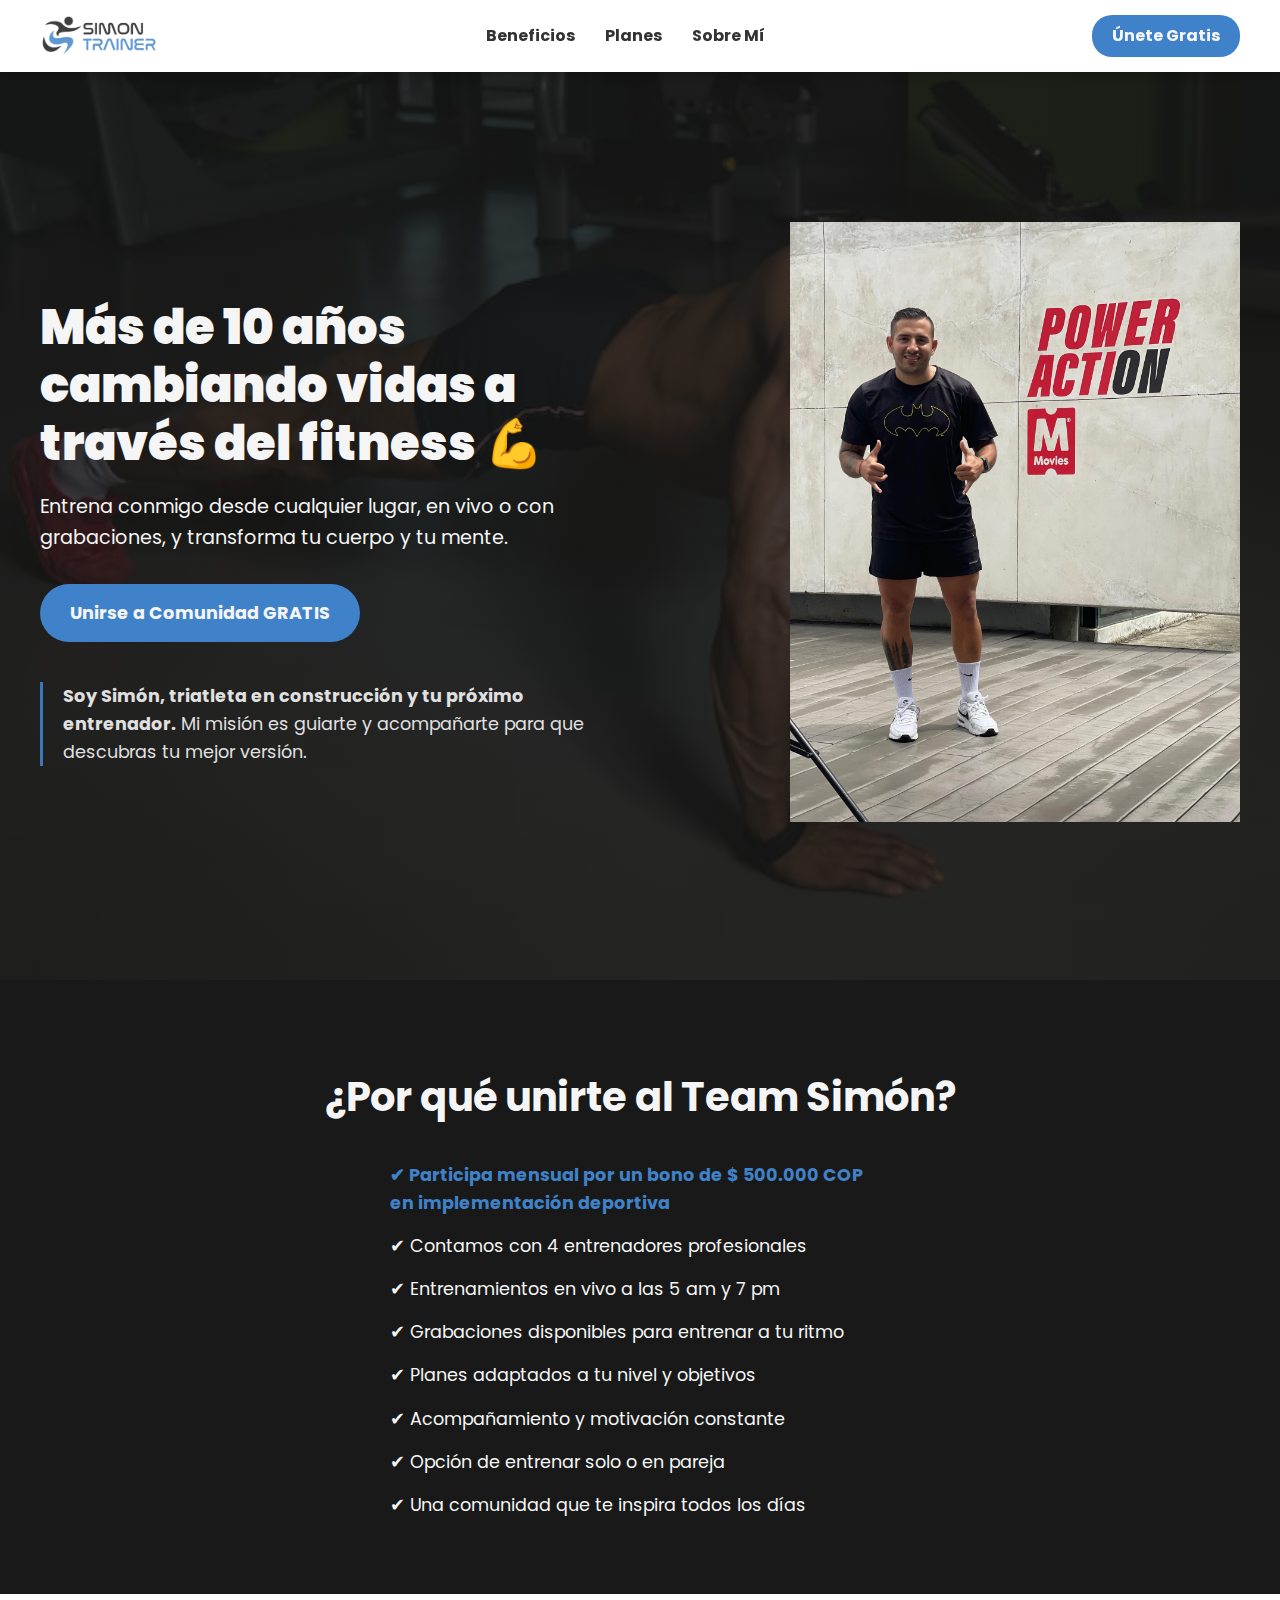
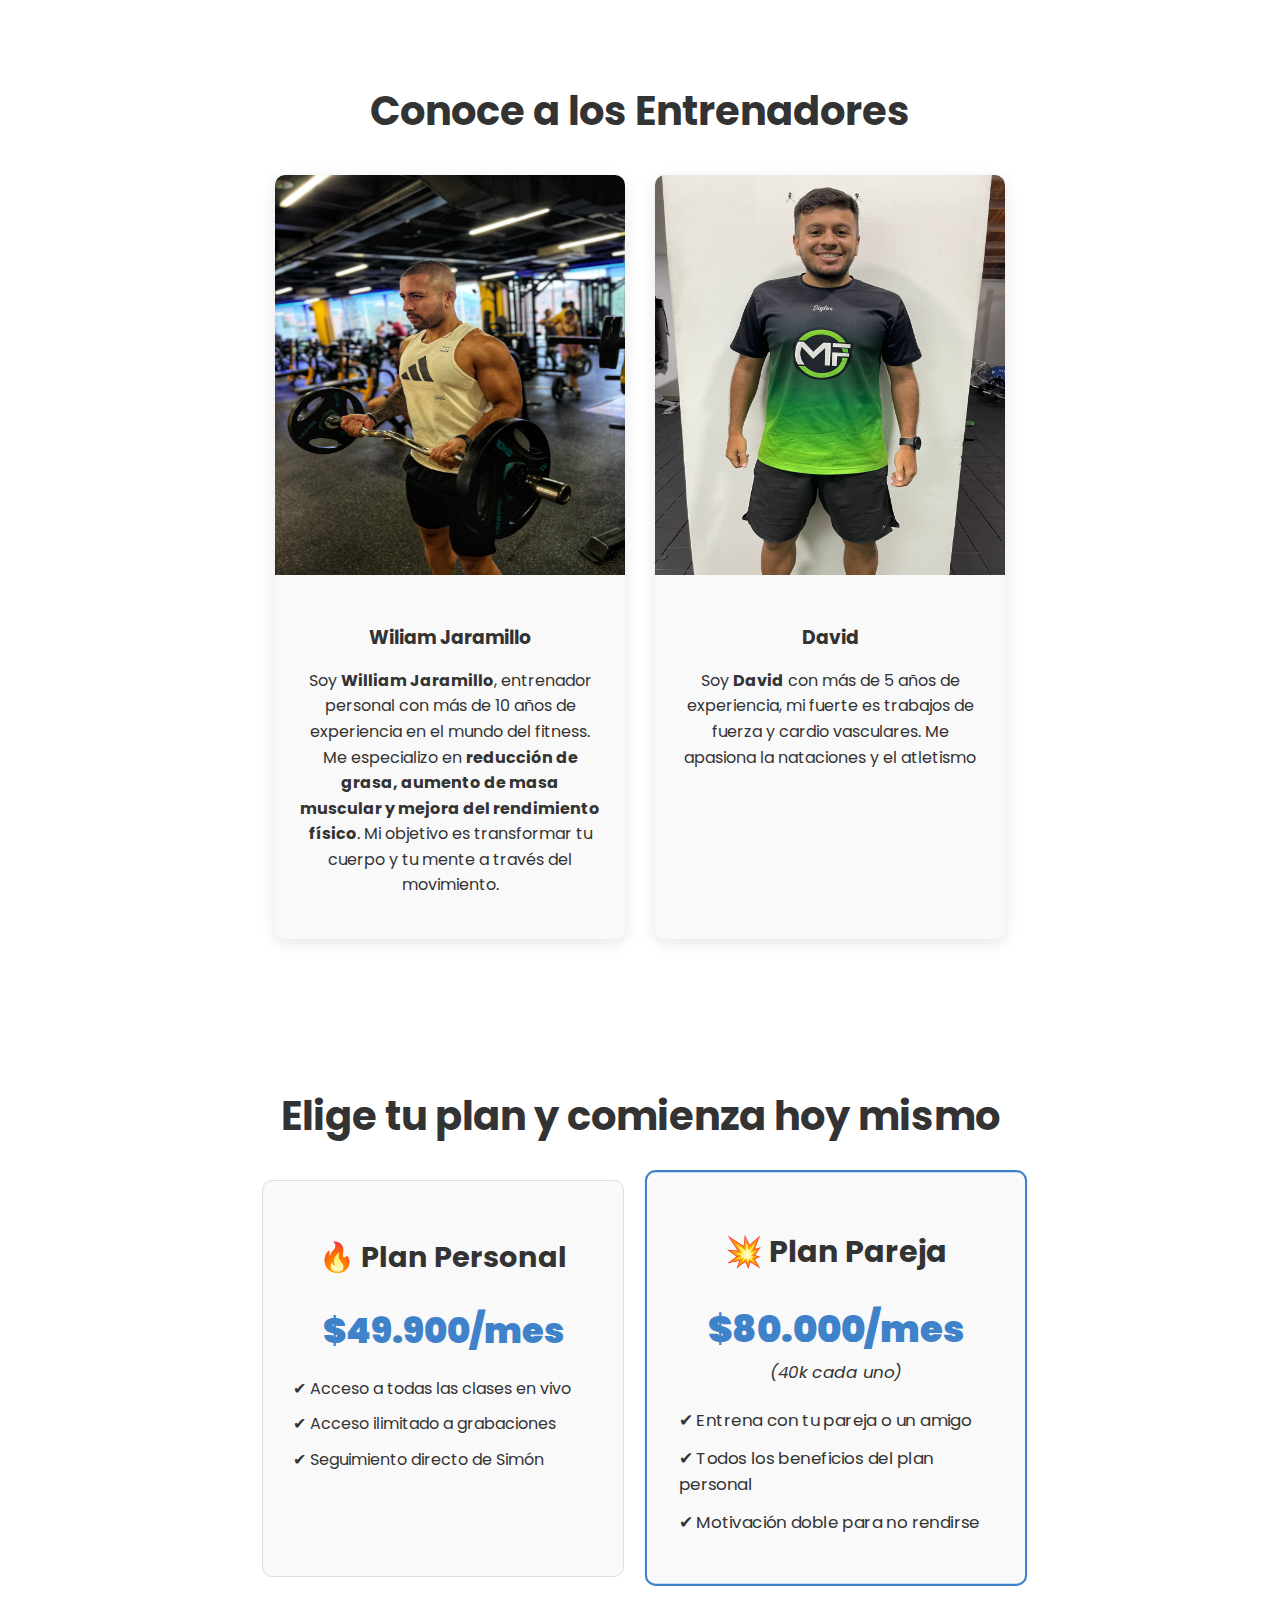
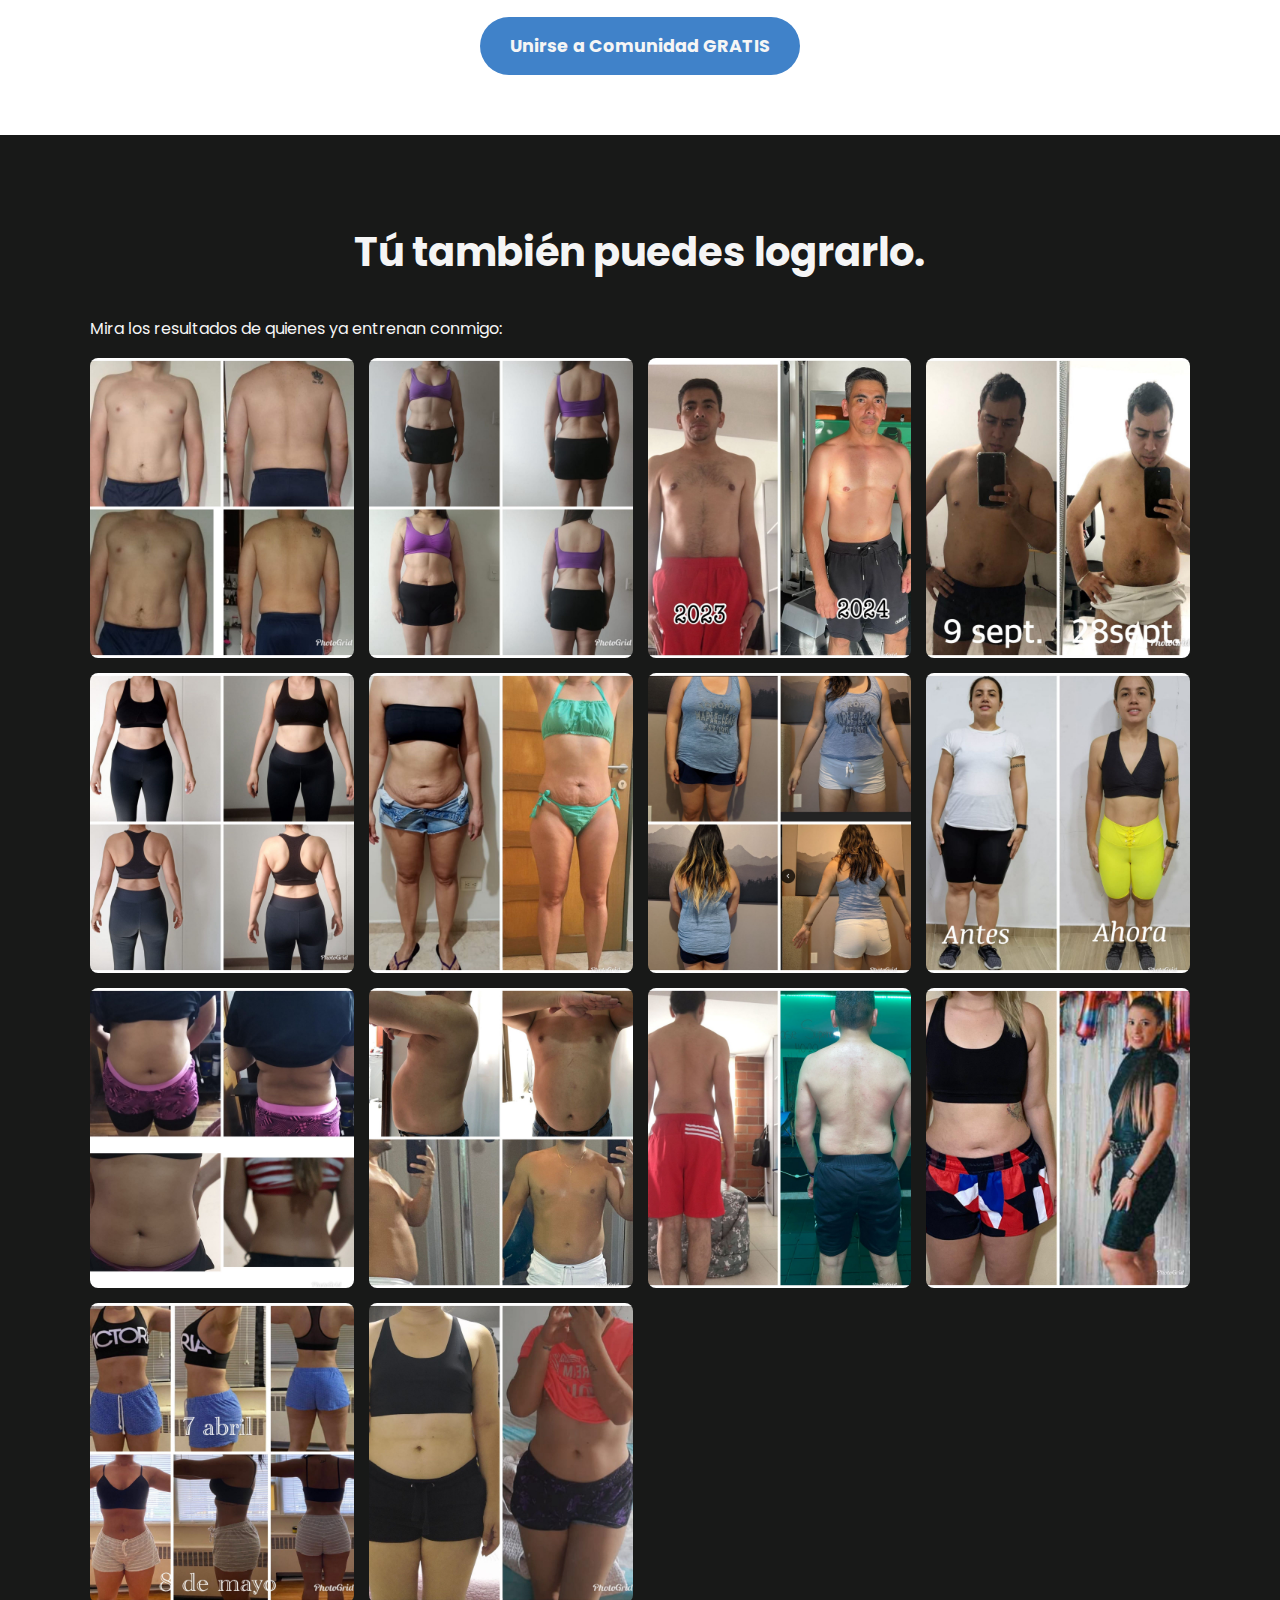
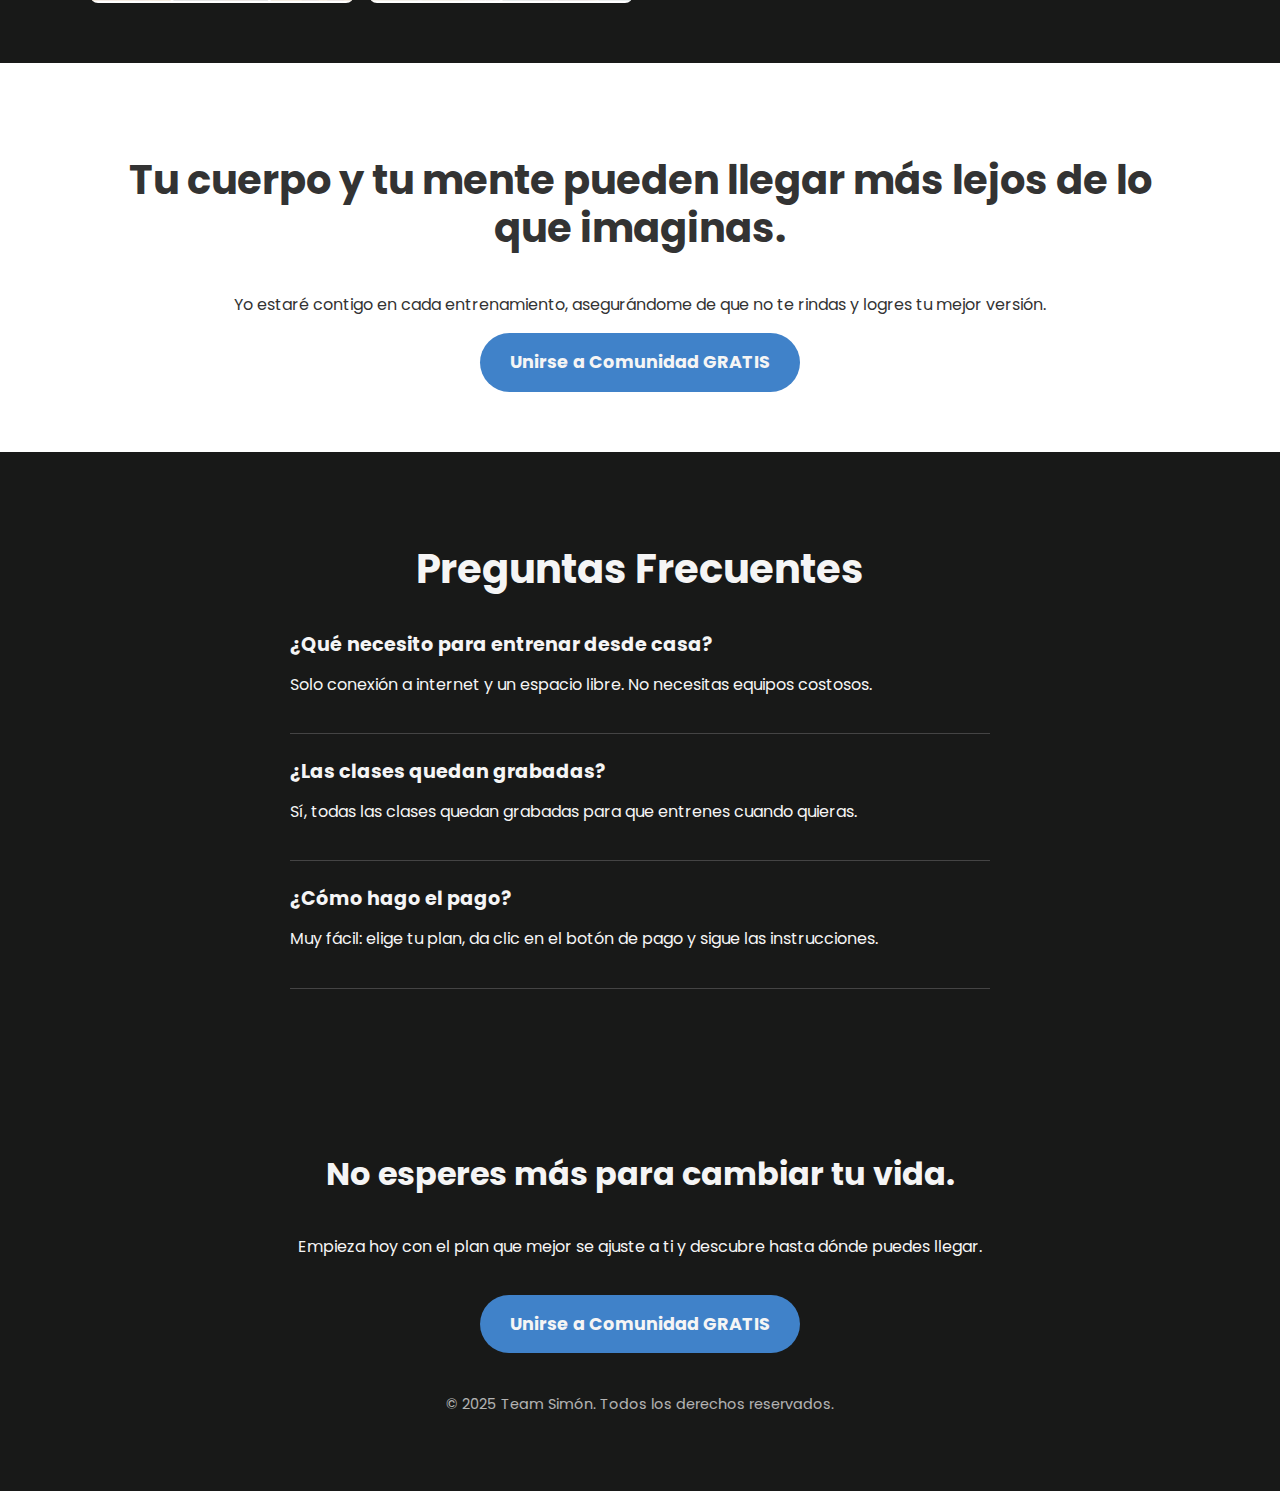
<file: index.html>
<!DOCTYPE html>
<html lang="ES">
  <head>
    <meta charset="UTF-8" />
    <meta name="viewport" content="width=device-width, initial-scale=1.0" />
    <title>
      Team Simón - Más de 10 años cambiando vidas a través del fitness
    </title>
    <meta
      name="description"
      content="Entrena con Simón desde cualquier lugar, en vivo o con grabaciones, y transforma tu cuerpo y tu mente. Únete al Team Simón."
    />

    <!-- Favicon (el ícono en la pestaña del navegador) -->
    <link rel="icon" href="assets/images/favicon.ico" type="image/x-icon" />

    <!-- Enlace a la hoja de estilos CSS -->
    <link rel="stylesheet" href="assets/css/style.css" />

    <!-- Meta Pixel Code -->
    <script>
      !(function (f, b, e, v, n, t, s) {
        if (f.fbq) return;
        n = f.fbq = function () {
          n.callMethod
            ? n.callMethod.apply(n, arguments)
            : n.queue.push(arguments);
        };
        if (!f._fbq) f._fbq = n;
        n.push = n;
        n.loaded = !0;
        n.version = "2.0";
        n.queue = [];
        t = b.createElement(e);
        t.async = !0;
        t.src = v;
        s = b.getElementsByTagName(e)[0];
        s.parentNode.insertBefore(t, s);
      })(
        window,
        document,
        "script",
        "https://connect.facebook.net/en_US/fbevents.js"
      );
      fbq("init", "692660663859599");
      fbq("track", "PageView");
    </script>
    <noscript
      ><img
        height="1"
        width="1"
        style="display: none"
        src="https://www.facebook.com/tr?id=692660663859599&ev=PageView&noscript=1"
    /></noscript>
    <!-- End Meta Pixel Code -->
  </head>
  <body>
    <!-- 1. Barra de Navegación y Encabezado (Header) -->
    <header>
      <nav>
        <a href="#inicio" class="logo"
          ><img
            src="assets/images/logo-simon-trasparencia.png"
            alt="Logo Team Simón"
        /></a>
        <ul class="nav-links">
          <li><a href="#beneficios">Beneficios</a></li>
          <li><a href="#planes">Planes</a></li>
          <li><a href="#inicio">Sobre Mí</a></li>
        </ul>
        <a
          href="https://chat.whatsapp.com/HIQCsrZX5Rr7KXr9d5ktKh?mode=ems_share_t"
          class="nav-cta"
          target="_blank"
          rel="noopener noreferrer"
          >Únete Gratis</a
        >
        <button class="hamburger" aria-label="Abrir menú">
          <span></span>
          <span></span>
          <span></span>
        </button>
      </nav>
    </header>

    <main>
      <!-- 2. Sección Principal o "Hero" -->
      <section id="inicio" class="hero">
        <div class="hero-container">
          <div class="hero-text">
            <h1>Más de 10 años cambiando vidas a través del fitness 💪</h1>
            <p class="subtitle">
              Entrena conmigo desde cualquier lugar, en vivo o con grabaciones,
              y transforma tu cuerpo y tu mente.
            </p>
            <a
              href="https://chat.whatsapp.com/HIQCsrZX5Rr7KXr9d5ktKh?mode=ems_share_t"
              class="cta-button"
              target="_blank"
              rel="noopener noreferrer"
              >Unirse a Comunidad GRATIS</a
            >
            <div class="about-preview">
              <p>
                <strong
                  >Soy Simón, triatleta en construcción y tu próximo
                  entrenador.</strong
                >
                Mi misión es guiarte y acompañarte para que descubras tu mejor
                versión.
              </p>
            </div>
          </div>
          <div class="hero-image">
            <img
              src="assets/images/foto-simon.jpg"
              alt="Entrenador Simón sonriendo"
            />
          </div>
        </div>
      </section>

      <!-- 4. Sección de Beneficios -->
      <section id="beneficios" class="section-dark">
        <div class="container">
          <h2>¿Por qué unirte al Team Simón?</h2>
          <ul class="benefits-list">
            <li class="highlight-benefit">
              ✔ Participa mensual por un bono de $ 500.000 COP en implementación
              deportiva
            </li>
            <li>✔ Contamos con 4 entrenadores profesionales</li>
            <li>✔ Entrenamientos en vivo a las 5 am y 7 pm</li>
            <li>✔ Grabaciones disponibles para entrenar a tu ritmo</li>
            <li>✔ Planes adaptados a tu nivel y objetivos</li>
            <li>✔ Acompañamiento y motivación constante</li>
            <li>✔ Opción de entrenar solo o en pareja</li>
            <li>✔ Una comunidad que te inspira todos los días</li>
            
            
          </ul>
        </div>
      </section>

      <!-- NUEVA SECCIÓN: ENTRENADORES -->
      <section id="entrenadores">
        <div class="container">
          <h2>Conoce a los Entrenadores</h2>
          <div class="trainers-container">
            <div class="trainer-card">
              <img
                src="assets/images/entrenador-Wiliam.jpg"
                alt="Foto del entrenador Wiliam Jaramillo"
              />
              <div class="trainer-info">
                <h3>Wiliam Jaramillo</h3>
                <!-- <span
                  >Expecialista en reducción de grasa, aumento de masa muscular
                  y mejora del rendimiento físico</span
                > -->
                <p>
                  Soy <b>William Jaramillo</b>, entrenador personal con más de
                  10 años de experiencia en el mundo del fitness. Me especializo
                  en
                  <b
                    >reducción de grasa, aumento de masa muscular y mejora del
                    rendimiento físico</b
                  >. Mi objetivo es transformar tu cuerpo y tu mente a través
                  del movimiento.
                </p>
              </div>
            </div>
            <!-- Ejemplo de un segundo entrenador. Puedes copiar y pegar este bloque para añadir más. -->
            <div class="trainer-card">
              <img
                src="assets/images/entrenadora-david.jpg"
                alt="Foto de la entrenadora Ana"
              />
              <div class="trainer-info">
                <h3>David</h3>
                <!-- <span
                  >Especialista en trabajo de fuerza y cardio vasculares</span
                > -->
                <p>
                  Soy <b>David</b> con más de 5 años de experiencia, mi fuerte es
                  trabajos de fuerza y cardio vasculares. Me apasiona la
                  nataciones y el atletismo
                </p>
              </div>
            </div>
            <!-- Aquí se podrían añadir más tarjetas de entrenadores en el futuro -->
          </div>
        </div>
      </section>

      <!-- 5. Planes de entrenamiento -->
      <section id="planes">
        <div class="container">
          <h2>Elige tu plan y comienza hoy mismo</h2>
          <div class="plans-container">
            <div class="plan-card">
              <h3>🔥 Plan Personal</h3>
              <p class="price">$49.900/mes</p>
              <ul>
                <li>✔ Acceso a todas las clases en vivo</li>
                <li>✔ Acceso ilimitado a grabaciones</li>
                <li>✔ Seguimiento directo de Simón</li>
              </ul>
            </div>
            <div class="plan-card featured">
              <h3>💥 Plan Pareja</h3>
              <p class="price">$80.000/mes</p>
              <p class="price-detail">(40k cada uno)</p>
              <ul>
                <li>✔ Entrena con tu pareja o un amigo</li>
                <li>✔ Todos los beneficios del plan personal</li>
                <li>✔ Motivación doble para no rendirse</li>
              </ul>
            </div>
          </div>
          <a
            href="https://chat.whatsapp.com/HIQCsrZX5Rr7KXr9d5ktKh?mode=ems_share_t"
            class="cta-button"
            target="_blank"
            rel="noopener noreferrer"
            >Unirse a Comunidad GRATIS</a
          >
        </div>
      </section>

      <!-- 6. Galería de Resultados (antes Testimonios) -->
      <section id="testimonios" class="section-dark">
        <div class="container">
          <h2>Tú también puedes lograrlo.</h2>
          <p>Mira los resultados de quienes ya entrenan conmigo:</p>
          <div class="gallery-container">
            <!-- Reemplaza '...' con la ruta a tus imágenes de antes y después -->
            <img src="assets/images/1.jpg" alt="Transformación de cliente 1" />
            <img src="assets/images/2.jpg" alt="Transformación de cliente 2" />
            <img src="assets/images/3.jpg" alt="Transformación de cliente 3" />
            <img src="assets/images/4.jpg" alt="Transformación de cliente 4" />
            <img src="assets/images/5.jpg" alt="Transformación de cliente 5" />
            <img src="assets/images/6.jpg" alt="Transformación de cliente 6" />
            <img src="assets/images/7.jpg" alt="Transformación de cliente 7" />
            <img src="assets/images/8.jpg" alt="Transformación de cliente 8" />
            <img src="assets/images/9.jpg" alt="Transformación de cliente 9" />
            <img
              src="assets/images/10.jpg"
              alt="Transformación de cliente 10"
            />
            <img
              src="assets/images/11.jpg"
              alt="Transformación de cliente 11"
            />
            <img
              src="assets/images/12.jpg"
              alt="Transformación de cliente 12"
            />
            <img
              src="assets/images/13.jpg"
              alt="Transformación de cliente 13"
            />
            <img
              src="assets/images/14.jpg"
              alt="Transformación de cliente 14"
            />
          </div>
        </div>
      </section>

      <!-- 7. Sección Motivacional -->
      <section id="motivacional">
        <div class="container">
          <h2>
            Tu cuerpo y tu mente pueden llegar más lejos de lo que imaginas.
          </h2>
          <p>
            Yo estaré contigo en cada entrenamiento, asegurándome de que no te
            rindas y logres tu mejor versión.
          </p>
          <a
            href="https://chat.whatsapp.com/HIQCsrZX5Rr7KXr9d5ktKh?mode=ems_share_t"
            class="cta-button"
            target="_blank"
            rel="noopener noreferrer"
            >Unirse a Comunidad GRATIS</a
          >
        </div>
      </section>

      <!-- 8. Preguntas Frecuentes (FAQ) -->
      <section id="faq" class="section-dark">
        <div class="container">
          <h2>Preguntas Frecuentes</h2>
          <div class="faq-item">
            <h4>¿Qué necesito para entrenar desde casa?</h4>
            <p>
              Solo conexión a internet y un espacio libre. No necesitas equipos
              costosos.
            </p>
          </div>
          <div class="faq-item">
            <h4>¿Las clases quedan grabadas?</h4>
            <p>
              Sí, todas las clases quedan grabadas para que entrenes cuando
              quieras.
            </p>
          </div>
          <div class="faq-item">
            <h4>¿Cómo hago el pago?</h4>
            <p>
              Muy fácil: elige tu plan, da clic en el botón de pago y sigue las
              instrucciones.
            </p>
          </div>
        </div>
      </section>
    </main>

    <footer>
      <div class="container">
        <h2>No esperes más para cambiar tu vida.</h2>
        <p>
          Empieza hoy con el plan que mejor se ajuste a ti y descubre hasta
          dónde puedes llegar.
        </p>
        <a
          href="https://chat.whatsapp.com/HIQCsrZX5Rr7KXr9d5ktKh?mode=ems_share_t"
          class="cta-button final-cta"
          target="_blank"
          rel="noopener noreferrer"
          >Unirse a Comunidad GRATIS</a
        >
        <p class="copyright">
          &copy; 2025 Team Simón. Todos los derechos reservados.
        </p>
      </div>
    </footer>

    <!-- Enlace al archivo JavaScript (justo antes de cerrar el body) -->
    <script src="assets/js/main.js"></script>
  </body>
</html>
</file>
<file: assets/css/style.css>
/* ---------------------------------- */
/* ESTILOS GENERALES Y VARIABLES      */
/* ---------------------------------- */
/* Para un mejor look, considera usar una Google Font. Descomenta la siguiente línea y agrégala en el <head> de tu HTML. */
@import url('https://fonts.googleapis.com/css2?family=Poppins:wght@400;700;900&display=swap');

:root {
    --color-primario: #4082C9; /* Azul principal */
    --color-fondo-oscuro: #181918; /* Negro para fondos */
    --color-texto-claro: #F5F5F5;
    --color-texto-oscuro: #333;
    --color-fondo-claro: #FFFFFF;
}

html {
    scroll-behavior: smooth;
}

body {
    font-family: 'Poppins', sans-serif;
    margin: 0;
    padding: 0;
    background-color: var(--color-fondo-claro);
    color: var(--color-texto-oscuro);
    line-height: 1.6;
}

/* --- UTILIDADES Y CONTENEDOR --- */
.container {
    max-width: 1100px;
    margin: 0 auto;
    padding: 0 20px;
}

section {
    padding: 60px 0;
}

.section-dark {
    background-color: var(--color-fondo-oscuro);
    color: var(--color-texto-claro);
}

h1, h2, h3, h4 {
    font-weight: 700;
    line-height: 1.2;
}

h2 {
    text-align: center;
    font-size: 2.5rem;
    margin-bottom: 40px;
}

/* --- BOTÓN DE LLAMADA A LA ACCIÓN (CTA) --- */
.cta-button {
    display: inline-block;
    background-color: var(--color-primario);
    color: var(--color-texto-claro);
    padding: 15px 30px;
    border-radius: 50px;
    text-decoration: none;
    font-weight: 700;
    font-size: 1.1rem;
    transition: transform 0.3s ease, background-color 0.3s ease;
}

.cta-button:hover {
    transform: scale(1.05);
    background-color: #5a9ee4;
}

/* --- NAVEGACIÓN --- */
header {
    background-color: var(--color-fondo-claro);
    padding: 15px 0;
    position: sticky;
    top: 0;
    width: 100%;
    z-index: 100;
    box-shadow: 0 2px 10px rgba(0,0,0,0.2);
}

nav {
    display: flex;
    justify-content: space-between;
    align-items: center;
    max-width: 1200px;
    margin: 0 auto;
    padding: 0 20px;
}

nav .logo {
    text-decoration: none;
    display: flex;
    align-items: center;
}

nav .logo img {
    height: 40px; /* Ajusta esta altura según el tamaño de tu logo */
    width: auto;
}

nav .nav-links {
    list-style: none;
    display: flex;
    gap: 30px;
    margin: 0;
    padding: 0;
}

nav a {
    color: var(--color-texto-oscuro);
    text-decoration: none;
    font-weight: 700;
}

.nav-cta {
    background-color: var(--color-primario);
    padding: 8px 20px;
    border-radius: 20px;
    color: var(--color-texto-claro);
}

/* --- HAMBURGUESA (oculta en desktop) --- */
.hamburger {
    display: none;
    background: none;
    border: none;
    cursor: pointer;
    padding: 0;
}
.hamburger span {
    display: block;
    width: 25px;
    height: 3px;
    background-color: var(--color-texto-oscuro);
    margin: 5px 0;
    transition: all 0.3s ease-in-out;
}


/* --- SECCIÓN HERO --- */
.hero {
    /* Reemplaza 'hero-background.jpg' con el nombre de tu imagen de fondo */
    background-image: linear-gradient(rgba(24, 25, 24, 0.8), rgba(24, 25, 24, 0.8)), url('../images/modelo-haciendo-flexiones-gimnasio_600776-38277.jpg');
    background-size: cover;
    background-position: center;
    color: var(--color-texto-claro);
    min-height: calc(100vh - 72px); /* Altura de pantalla menos el header */
    display: flex;
    align-items: center;
    padding: 40px 0;
}

.hero-container {
    display: flex;
    align-items: center;
    justify-content: space-between;
    gap: 40px;
    width: 100%;
    max-width: 1200px;
    margin: 0 auto;
    padding: 0 20px;
}

.hero-text {
    flex: 1;
    max-width: 600px;
}

.hero-text h1 {
    font-size: 3rem;
    font-weight: 900;
    margin-bottom: 20px;
}

.hero-text .subtitle {
    font-size: 1.2rem;
    margin-bottom: 30px;
}

.about-preview {
    margin-top: 40px;
    padding-left: 20px;
    border-left: 3px solid var(--color-primario);
    font-size: 1.1rem;
    opacity: 0.9;
}

.hero-image {
    flex: 1;
    max-width: 450px;
}

.hero-image img {
    width: 100%;
    height: auto;
}

/* --- BENEFICIOS --- */
.benefits-list {
    list-style: none;
    padding: 0;
    max-width: 500px;
    margin: 0 auto;
    font-size: 1.1rem;
}
.benefits-list li {
    margin-bottom: 15px;
}
.benefits-list .highlight-benefit {
    color: var(--color-primario);
    font-weight: 700;
   
    /* 
    esto hace el cuadro con el sombreado
    padding: 10px 15px;
   
    background-color: rgba(64, 130, 201, 0.1);
    transform: scale(1.05);
     border-radius: 8px;
     border: 1px solid var(--color-primario);
    box-shadow: 0 4px 15px rgba(64, 130, 201, 0.2); */
}

/* --- ENTRENADORES --- */
.trainers-container {
    display: flex;
    justify-content: center;
    flex-wrap: wrap;
    gap: 30px;
}

.trainer-card {
    background-color: #f9f9f9;
    border-radius: 10px;
    box-shadow: 0 4px 15px rgba(0,0,0,0.1);
    max-width: 350px;
    text-align: center;
    overflow: hidden;
    transition: transform 0.3s ease;
}

.trainer-card:hover {
    transform: translateY(-10px);
}

.trainer-card img {
    width: 100%;
    height: 400px;
    object-fit: fill;
}

.trainer-info {
    padding: 25px;
}

.trainer-info span {
    color: var(--color-primario);
    font-weight: 700;
    display: block;
    margin-top: -15px;
    margin-bottom: 15px;
}

/* --- PLANES --- */
.plans-container {
    display: flex;
    justify-content: center;
    gap: 30px;
    margin-bottom: 40px;
    flex-wrap: wrap;
}

.plan-card {
    border: 1px solid #ddd;
    border-radius: 10px;
    padding: 30px;
    text-align: center;
    width: 300px;
    background-color: #f9f9f9;
}

.plan-card.featured {
    border: 2px solid var(--color-primario);
    transform: scale(1.05);
}

.plan-card h3 {
    font-size: 1.8rem;
}
.plan-card .price {
    font-size: 2.2rem;
    font-weight: 900;
    color: var(--color-primario);
    margin: 10px 0;
}
.plan-card .price-detail {
    margin-top: -10px;
    margin-bottom: 20px;
    font-style: italic;
}
.plan-card ul {
    list-style: none;
    padding: 0;
    text-align: left;
}
.plan-card li {
    margin-bottom: 10px;
}
#planes .cta-button {
    text-align: center;
    display: block;
    width: fit-content;
    margin: 0 auto;
}

/* --- GALERÍA DE RESULTADOS --- */
.gallery-container {
    display: grid;
    grid-template-columns: repeat(auto-fit, minmax(250px, 1fr));
    gap: 15px;
}

.gallery-container img {
    width: 100%;
    height: 300px;
    object-fit: cover;
    border-radius: 8px;
    transition: transform 0.3s ease, box-shadow 0.3s ease;
}

.gallery-container img:hover {
    transform: scale(1.03);
    box-shadow: 0 8px 25px rgba(0,0,0,0.5);
}

/* --- SECCIÓN MOTIVACIONAL --- */
#motivacional {
    text-align: center;
}

/* --- FAQ --- */
.faq-item {
    max-width: 700px;
    margin: 0 auto 20px auto;
    border-bottom: 1px solid #444;
    padding-bottom: 20px;
}
.faq-item h4 {
    margin-bottom: 5px;
    font-size: 1.2rem;
}

/* --- FOOTER --- */
footer {
    background-color: var(--color-fondo-oscuro);
    color: var(--color-texto-claro);
    text-align: center;
    padding: 60px 20px;
}
footer h2 {
    font-size: 2rem;
}
footer .final-cta {
    margin-top: 20px;
}
.copyright {
    margin-top: 40px;
    font-size: 0.9rem;
    opacity: 0.7;
}

/* ---------------------------------- */
/* --- ESTILOS RESPONSIVE (MÓVIL) --- */
/* ---------------------------------- */

@media (max-width: 768px) {
    /* --- NAVEGACIÓN MÓVIL --- */
    .nav-links {
        position: fixed;
        top: 68px; /* Altura del header */
        left: 0;
        width: 100%;
        height: calc(100vh - 68px);
        background-color: var(--color-fondo-oscuro);
        flex-direction: column;
        align-items: center;
        justify-content: center;
        gap: 40px;
        transform: translateX(100%);
        transition: transform 0.3s ease-in-out;
    }

    .nav-links.active {
        transform: translateX(0);
    }

    .nav-links a {
        font-size: 1.5rem;
        color: var(--color-texto-claro);
    }

    .nav-cta {
        display: none; /* Ocultamos el botón CTA de la barra */
    }

    .hamburger {
        display: block; /* Mostramos la hamburguesa */
    }

    /* Animación de la hamburguesa a "X" */
    .hamburger.active span:nth-child(1) {
        transform: rotate(45deg) translate(5px, 5px);
    }
    .hamburger.active span:nth-child(2) {
        opacity: 0;
    }
    .hamburger.active span:nth-child(3) {
        transform: rotate(-45deg) translate(7px, -7px);
    }

    /* --- AJUSTES GENERALES --- */
    section {
        padding: 40px 0;
    }

    h1 {
        font-size: 2.2rem !important;
    }

    h2 {
        font-size: 2rem;
    }

    /* --- HERO --- */
    .hero-container {
        flex-direction: column;
        text-align: center;
    }

    .hero-text {
        order: 2; /* El texto va después de la imagen en móvil */
    }

    .hero-image {
        order: 1; /* La imagen va primero */
        max-width: 280px;
        margin-bottom: 20px;
    }

    /* --- PLANES --- */
    .plan-card.featured {
        transform: scale(1); /* Quitamos el zoom en móvil */
    }

    /* --- FAQ --- */
    .faq-item {
        padding-left: 15px;
        padding-right: 15px;
    }
}

/* ---------------------------------- */
/* --- PÁGINAS DE ERROR --- */
/* ---------------------------------- */
.error-section {
    display: flex;
    flex-direction: column;
    align-items: center;
    justify-content: center;
    text-align: center;
    min-height: calc(100vh - 280px); /* Ajusta según la altura de tu header y footer */
    padding: 40px 20px;
}

.error-section h1 {
    font-size: 6rem;
    font-weight: 900;
    color: var(--color-primario);
    margin: 0;
}
.error-section p {
    font-size: 1.2rem;
    margin-bottom: 30px;
}
</file>
